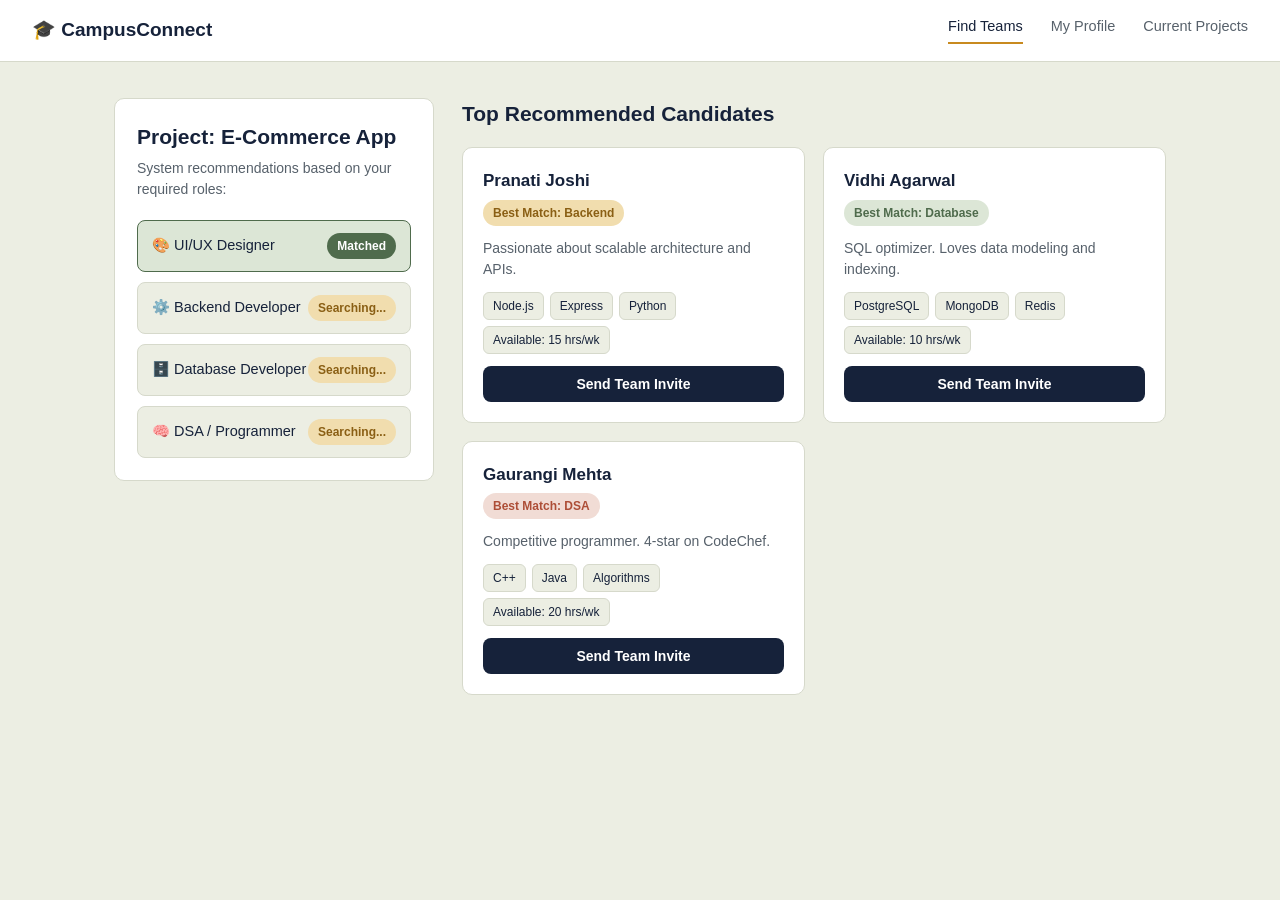
<file: index.html>
<!DOCTYPE html>
<html lang="en">
<head>
  <meta charset="UTF-8">
  <meta name="viewport" content="width=device-width, initial-scale=1.0">
  <title>Campus Connect - Smart Team Builder</title>
  <link rel="stylesheet" href="style.css">
</head>
<body>

  <!-- Navbar -->
  <nav class="navbar">
    <div class="logo">🎓 CampusConnect</div>
    <div class="nav-links">
      <a href="#" class="active">Find Teams</a>
      <a href="#">My Profile</a>
      <a href="#">Current Projects</a>
    </div>
  </nav>

  <!-- Main Container -->
  <main class="dashboard">
    
    <!-- Left Column: Your Project Requirements -->
    <section class="project-requirements">
      <h2>Project: E-Commerce App</h2>
      <p class="subtitle">System recommendations based on your required roles:</p>
      
      <div class="role-status-list">
        <div class="role-status filled">
          <span>🎨 UI/UX Designer</span>
          <span class="status-badge filled">Matched</span>
        </div>
        <div class="role-status pending">
          <span>⚙️ Backend Developer</span>
          <span class="status-badge look">Searching...</span>
        </div>
        <div class="role-status pending">
          <span>🗄️ Database Developer</span>
          <span class="status-badge look">Searching...</span>
        </div>
        <div class="role-status pending">
          <span>🧠 DSA / Programmer</span>
          <span class="status-badge look">Searching...</span>
        </div>
      </div>
    </section>

    <!-- Right Column: Recommended Matches -->
    <section class="recommendations">
      <h2>Top Recommended Candidates</h2>
      
      <div class="student-grid">
        
        <!-- Student 1: Backend Match -->
        <div class="student-card">
          <div class="card-header">
            <h3>Pranati Joshi</h3>
            <span class="role-tag backend">Best Match: Backend</span>
          </div>
          <p class="bio">Passionate about scalable architecture and APIs.</p>
          <div class="skills">
            <span>Node.js</span>
            <span>Express</span>
            <span>Python</span>
            <span>Available: 15 hrs/wk</span>
          </div>
          <button type="button" class="invite-btn">Send Team Invite</button>
        </div>

        <!-- Student 2: Database Match -->
        <div class="student-card">
          <div class="card-header">
            <h3>Vidhi Agarwal</h3>
            <span class="role-tag database">Best Match: Database</span>
          </div>
          <p class="bio">SQL optimizer. Loves data modeling and indexing.</p>
          <div class="skills">
            <span>PostgreSQL</span>
            <span>MongoDB</span>
            <span>Redis</span>
            <span>Available: 10 hrs/wk</span>
          </div>
          <button type="button" class="invite-btn">Send Team Invite</button>
        </div>

        <!-- Student 3: DSA Match -->
        <div class="student-card">
          <div class="card-header">
            <h3>Gaurangi Mehta</h3>
            <span class="role-tag dsa">Best Match: DSA</span>
          </div>
          <p class="bio">Competitive programmer. 4-star on CodeChef.</p>
          <div class="skills">
            <span>C++</span>
            <span>Java</span>
            <span>Algorithms</span>
            <span>Available: 20 hrs/wk</span>
          </div>
          <button type="button" class="invite-btn">Send Team Invite</button>
        </div>

      </div>
    </section>

  </main>

</body>
</html>
</file>
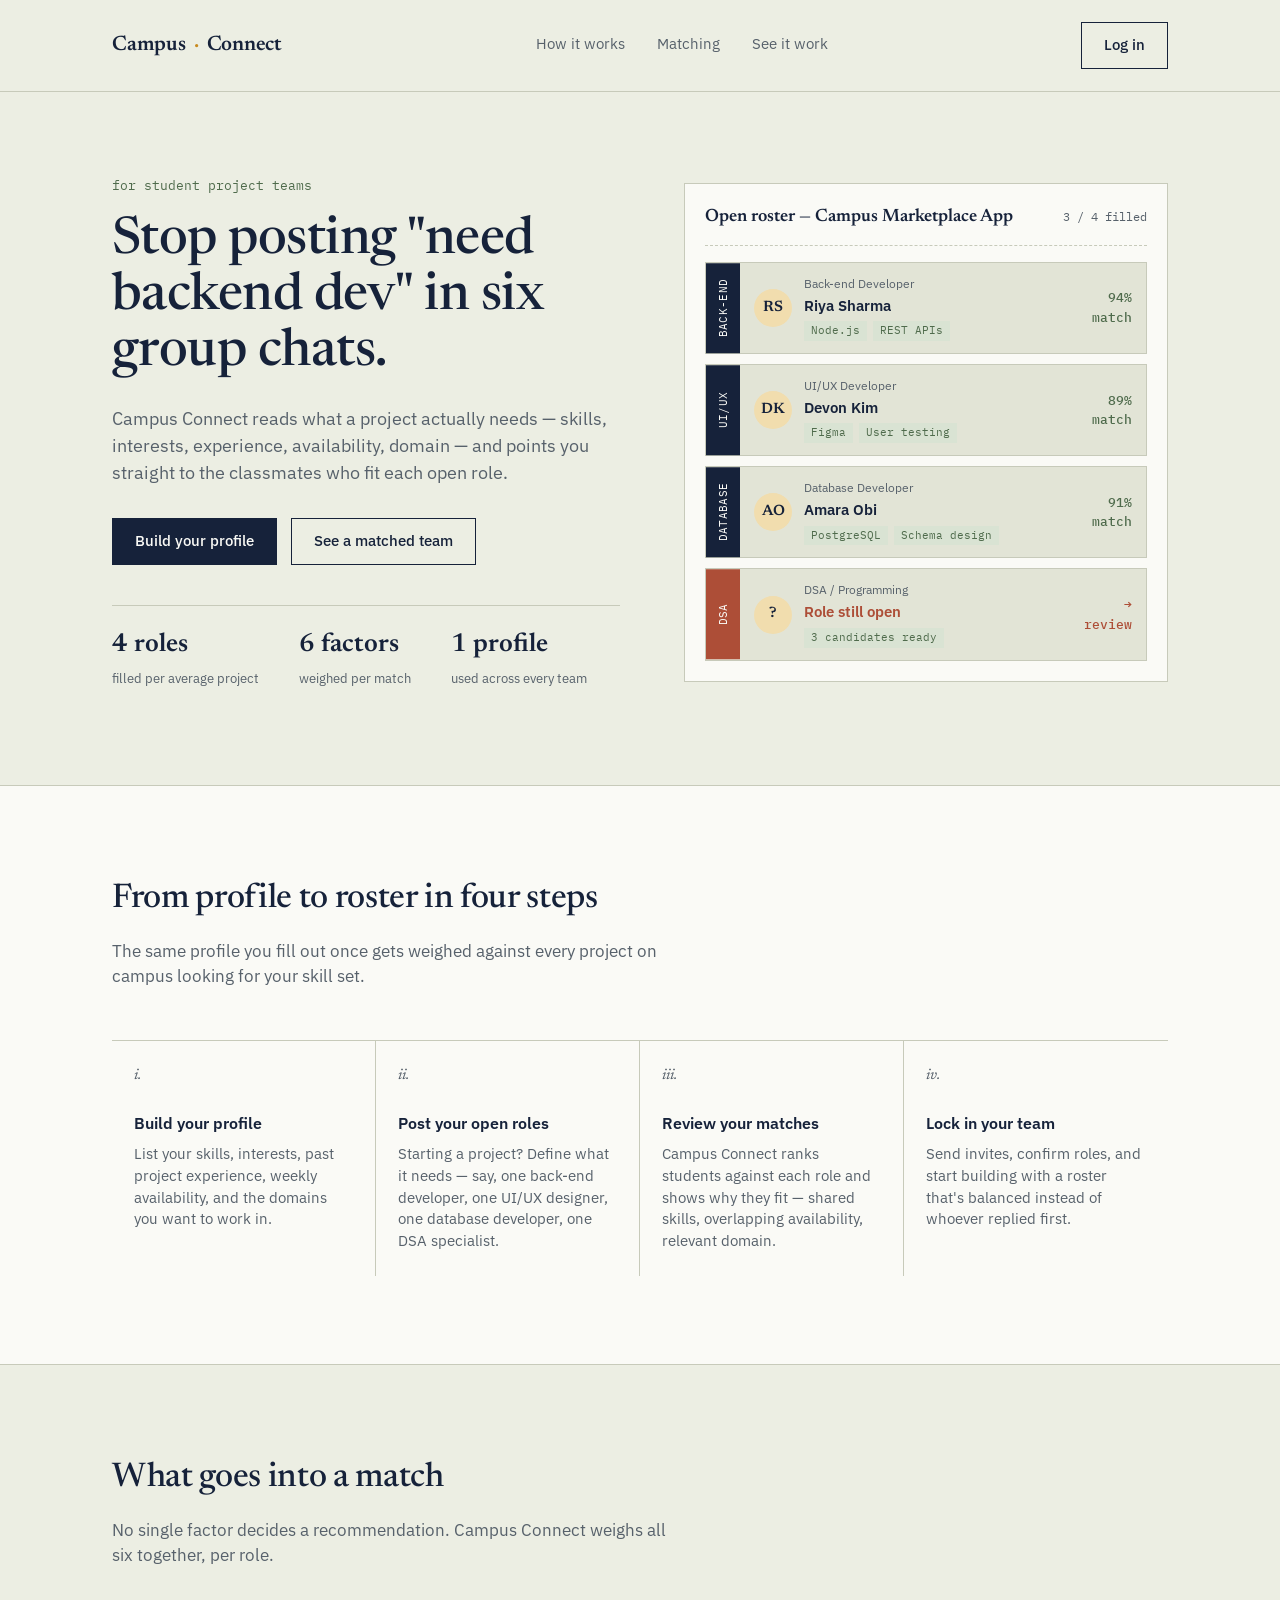
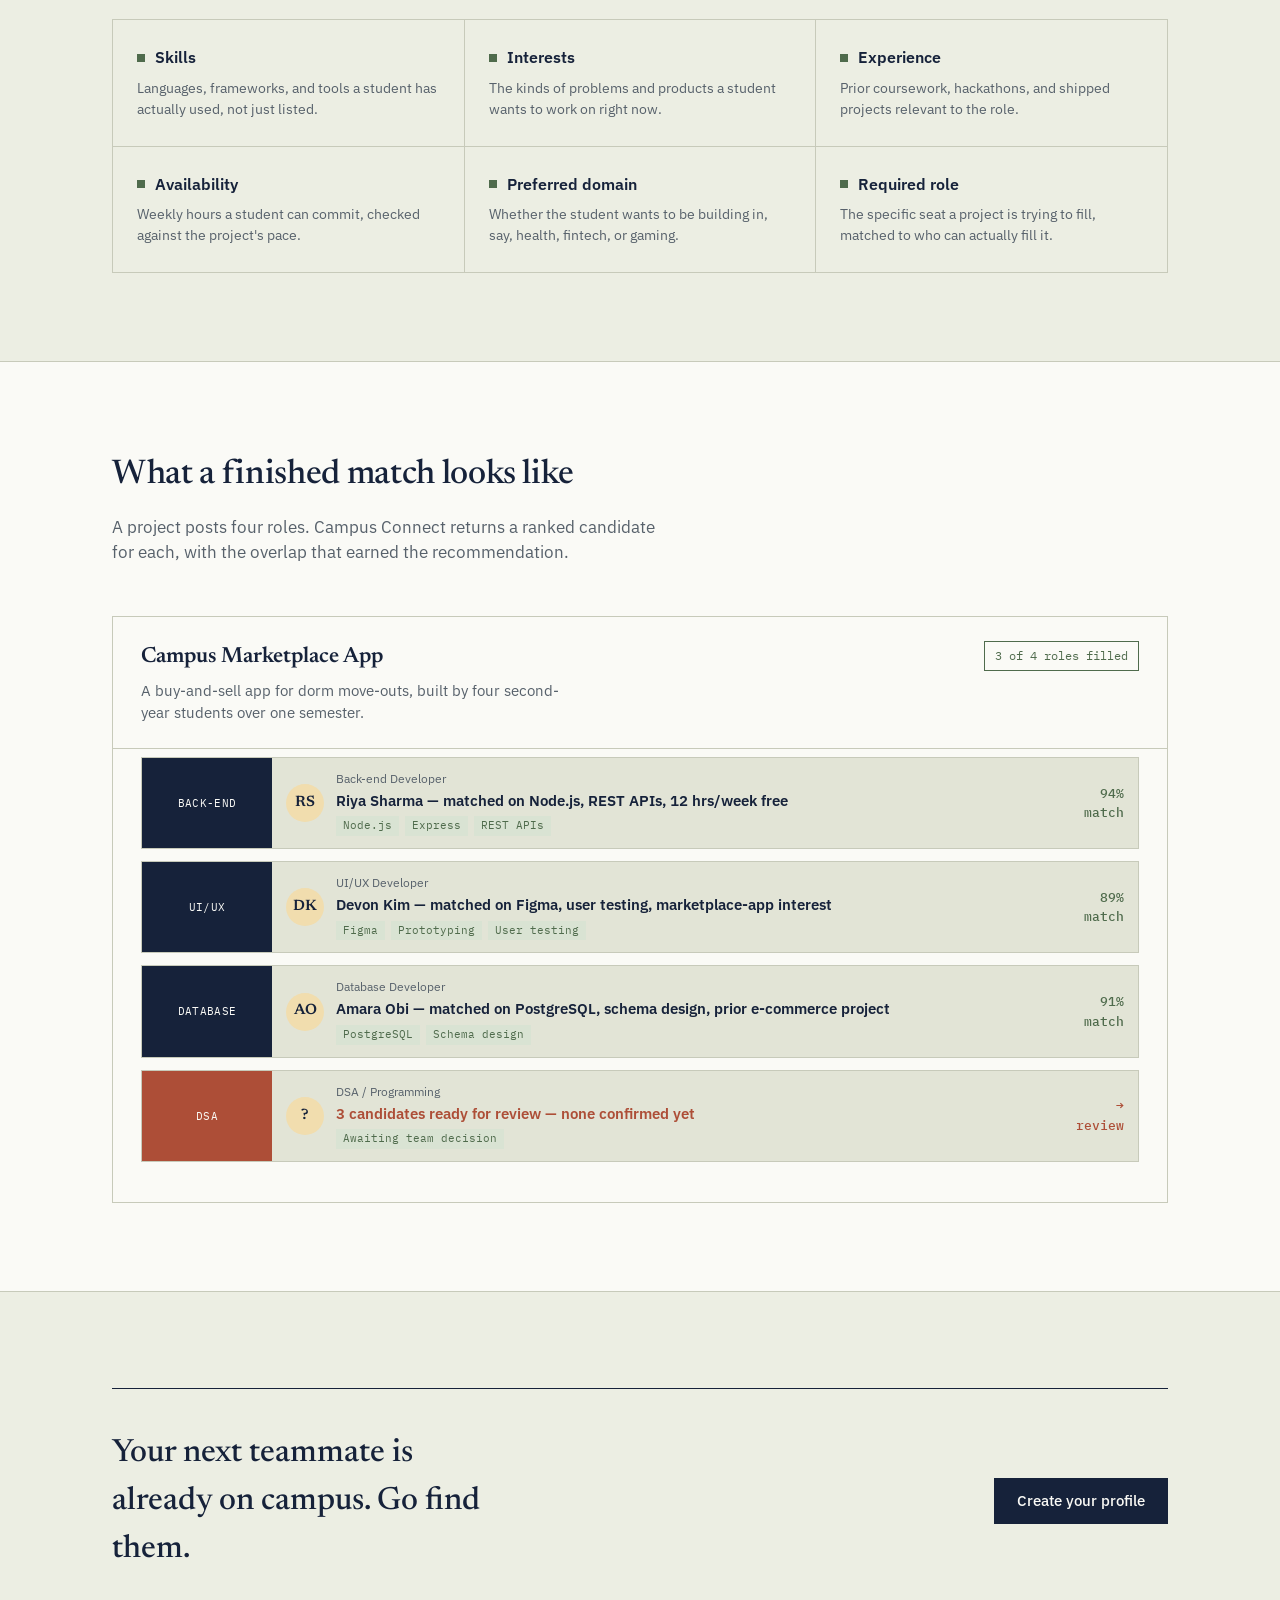
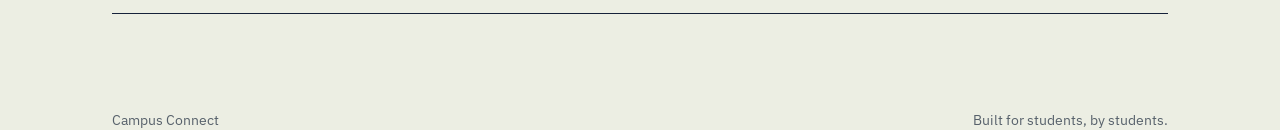
<file: index2.html>
<!DOCTYPE html>
<html lang="en">
<head>
<meta charset="UTF-8">
<meta name="viewport" content="width=device-width, initial-scale=1.0">
<title>Campus Connect — Find the team, not just the group chat</title>
<link rel="preconnect" href="https://fonts.googleapis.com">
<link href="https://fonts.googleapis.com/css2?family=Newsreader:ital,opsz,wght@0,6..72,400;0,6..72,500;0,6..72,600;1,6..72,500&family=IBM+Plex+Sans:wght@400;500;600&family=IBM+Plex+Mono:wght@500&display=swap" rel="stylesheet">
<style>

  :root{
    --ink: #16223A;
    --paper: #ECEEE3;
    --card: #E2E4D6;
    --card-line: #C7CABA;
    --amber: #C88A1F;
    --amber-soft: #F1DDAE;
    --sage: #4F6B4C;
    --sage-soft: #D9E3D3;
    --rust: #AD4E37;
    --rust-soft: #EAD3CB;
    --slate: #57616B;
    --white: #FAFAF6;
    --serif: 'Newsreader', serif;
    --sans: 'IBM Plex Sans', sans-serif;
    --mono: 'IBM Plex Mono', monospace;
  }

  *{ box-sizing: border-box; }

  html{ scroll-behavior: smooth; }

  body{
    margin: 0;
    background: var(--paper);
    color: var(--ink);
    font-family: var(--sans);
    line-height: 1.5;
    -webkit-font-smoothing: antialiased;
  }

  a{ color: inherit; }

  img, svg{ display: block; max-width: 100%; }

  .wrap{
    max-width: 1120px;
    margin: 0 auto;
    padding: 0 32px;
  }

  /* ---------- Header ---------- */

  header.site{
    border-bottom: 1px solid var(--card-line);
  }

  .site-bar{
    display: flex;
    align-items: center;
    justify-content: space-between;
    padding: 22px 32px;
    max-width: 1120px;
    margin: 0 auto;
  }

  .logo{
    display: flex;
    align-items: baseline;
    gap: 8px;
    font-family: var(--serif);
    font-size: 21px;
    font-weight: 600;
    letter-spacing: -0.01em;
  }

  .logo .dot{
    color: var(--amber);
  }

  nav.site-nav{
    display: flex;
    gap: 32px;
    font-size: 15px;
    color: var(--slate);
  }

  nav.site-nav a{
    text-decoration: none;
    border-bottom: 1px solid transparent;
    padding-bottom: 2px;
    transition: border-color .15s ease, color .15s ease;
  }

  nav.site-nav a:hover, nav.site-nav a:focus-visible{
    color: var(--ink);
    border-bottom-color: var(--amber);
  }

  .btn{
    display: inline-block;
    font-family: var(--sans);
    font-size: 15px;
    font-weight: 500;
    text-decoration: none;
    padding: 11px 22px;
    border: 1px solid var(--ink);
    color: var(--ink);
    background: transparent;
    cursor: pointer;
    transition: background .15s ease, color .15s ease, transform .1s ease;
  }

  .btn:hover, .btn:focus-visible{
    background: var(--ink);
    color: var(--white);
  }

  .btn:active{ transform: translateY(1px); }

  .btn.primary{
    background: var(--ink);
    color: var(--white);
  }

  .btn.primary:hover, .btn.primary:focus-visible{
    background: var(--amber);
    border-color: var(--amber);
    color: var(--ink);
  }

  :focus-visible{
    outline: 2px solid var(--amber);
    outline-offset: 2px;
  }

  /* ---------- Hero ---------- */

  .hero{
    padding: 84px 0 96px;
  }

  .hero-grid{
    display: grid;
    grid-template-columns: 1.05fr 1fr;
    gap: 64px;
    align-items: center;
  }

  .hero-eyebrow{
    font-family: var(--mono);
    font-size: 13px;
    color: var(--sage);
    margin: 0 0 18px;
  }

  h1{
    font-family: var(--serif);
    font-size: 52px;
    line-height: 1.08;
    font-weight: 500;
    letter-spacing: -0.01em;
    margin: 0 0 24px;
  }

  h1 em{
    font-style: italic;
    color: var(--sage);
  }

  .hero p.lede{
    font-size: 18px;
    color: var(--slate);
    max-width: 46ch;
    margin: 0 0 32px;
  }

  .hero-actions{
    display: flex;
    gap: 14px;
    margin-bottom: 40px;
  }

  .hero-stats{
    display: flex;
    gap: 40px;
    border-top: 1px solid var(--card-line);
    padding-top: 20px;
  }

  .hero-stats div strong{
    display: block;
    font-family: var(--serif);
    font-size: 26px;
    font-weight: 600;
  }

  .hero-stats div span{
    font-size: 13px;
    color: var(--slate);
  }

  /* ---------- Roster board (hero visual) ---------- */

  .roster-board{
    background: var(--white);
    border: 1px solid var(--card-line);
    padding: 20px;
  }

  .roster-board-head{
    display: flex;
    justify-content: space-between;
    align-items: baseline;
    margin-bottom: 16px;
    padding-bottom: 14px;
    border-bottom: 1px dashed var(--card-line);
  }

  .roster-board-head h2{
    font-family: var(--serif);
    font-size: 18px;
    font-weight: 600;
    margin: 0;
  }

  .roster-board-head span{
    font-family: var(--mono);
    font-size: 12px;
    color: var(--slate);
  }

  .slot{
    display: grid;
    grid-template-columns: 34px 1fr;
    border: 1px solid var(--card-line);
    margin-bottom: 10px;
    background: var(--card);
  }

  .slot:last-child{ margin-bottom: 0; }

  .slot-tab{
    background: var(--ink);
    color: var(--white);
    writing-mode: vertical-rl;
    text-orientation: mixed;
    transform: rotate(180deg);
    font-family: var(--mono);
    font-size: 11px;
    letter-spacing: 0.03em;
    display: flex;
    align-items: center;
    justify-content: center;
    padding: 8px 0;
  }

  .slot.open .slot-tab{ background: var(--rust); }

  .slot-body{
    display: flex;
    align-items: center;
    gap: 12px;
    padding: 12px 14px;
  }

  .avatar{
    width: 38px;
    height: 38px;
    border-radius: 50%;
    background: var(--amber-soft);
    color: var(--ink);
    display: flex;
    align-items: center;
    justify-content: center;
    font-family: var(--serif);
    font-weight: 600;
    font-size: 15px;
    flex-shrink: 0;
  }

  .slot-info{ flex: 1; min-width: 0; }

  .slot-info .role{
    font-size: 12px;
    color: var(--slate);
    margin: 0 0 2px;
  }

  .slot-info .name{
    font-weight: 600;
    font-size: 15px;
    margin: 0 0 4px;
  }

  .chips{
    display: flex;
    gap: 6px;
    flex-wrap: wrap;
  }

  .chip{
    font-family: var(--mono);
    font-size: 10.5px;
    background: var(--sage-soft);
    color: var(--sage);
    padding: 2px 7px;
  }

  .match{
    font-family: var(--mono);
    font-size: 13px;
    font-weight: 500;
    color: var(--sage);
    flex-shrink: 0;
    text-align: right;
  }

  .slot.open .slot-info .name{ color: var(--rust); }
  .slot.open .match{ color: var(--rust); }

  /* ---------- Section scaffolding ---------- */

  section{ padding: 88px 0; }

  section.alt{ background: var(--white); border-top: 1px solid var(--card-line); border-bottom: 1px solid var(--card-line); }

  .section-head{
    max-width: 56ch;
    margin-bottom: 52px;
  }

  .section-head h2{
    font-family: var(--serif);
    font-size: 34px;
    font-weight: 500;
    margin: 0 0 14px;
    letter-spacing: -0.01em;
  }

  .section-head p{
    color: var(--slate);
    font-size: 16.5px;
    margin: 0;
  }

  /* ---------- How it works ---------- */

  .steps{
    display: grid;
    grid-template-columns: repeat(4, 1fr);
    gap: 0;
    border-top: 1px solid var(--card-line);
  }

  .step{
    padding: 24px 22px 0;
    border-right: 1px solid var(--card-line);
  }

  .step:last-child{ border-right: none; }

  .step-num{
    font-family: var(--serif);
    font-style: italic;
    font-size: 30px;
    color: var(--amber);
    margin: 0 0 14px;
  }

  .step h3{
    font-size: 16px;
    font-weight: 600;
    margin: 0 0 8px;
  }

  .step p{
    font-size: 14.5px;
    color: var(--slate);
    margin: 0;
    padding-bottom: 24px;
  }

  /* ---------- Matching factors ---------- */

  .factor-grid{
    display: grid;
    grid-template-columns: repeat(3, 1fr);
    gap: 1px;
    background: var(--card-line);
    border: 1px solid var(--card-line);
  }

  .factor{
    background: var(--paper);
    padding: 26px 24px;
  }

  .factor h3{
    font-size: 15.5px;
    font-weight: 600;
    margin: 0 0 8px;
    display: flex;
    align-items: center;
    gap: 10px;
  }

  .factor h3 .mark{
    width: 8px;
    height: 8px;
    background: var(--sage);
    flex-shrink: 0;
  }

  .factor p{
    font-size: 14px;
    color: var(--slate);
    margin: 0;
  }

  /* ---------- Example team ---------- */

  .team-card{
    border: 1px solid var(--card-line);
    background: var(--white);
  }

  .team-card-head{
    display: flex;
    justify-content: space-between;
    align-items: flex-start;
    padding: 24px 28px;
    border-bottom: 1px solid var(--card-line);
    gap: 20px;
    flex-wrap: wrap;
  }

  .team-card-head h3{
    font-family: var(--serif);
    font-size: 22px;
    font-weight: 600;
    margin: 0 0 6px;
  }

  .team-card-head p{
    color: var(--slate);
    font-size: 14.5px;
    margin: 0;
    max-width: 48ch;
  }

  .team-status{
    font-family: var(--mono);
    font-size: 12px;
    color: var(--sage);
    border: 1px solid var(--sage);
    padding: 5px 10px;
    white-space: nowrap;
  }

  .roster-full{
    padding: 8px 28px 28px;
  }

  .roster-full .slot{
    grid-template-columns: 130px 1fr;
    margin-bottom: 12px;
  }

  .roster-full .slot-tab{
    writing-mode: horizontal-tb;
    transform: none;
    padding: 12px 8px;
    text-align: center;
  }

  /* ---------- CTA ---------- */

  .cta{
    text-align: left;
    padding: 96px 0;
  }

  .cta-inner{
    display: flex;
    justify-content: space-between;
    align-items: center;
    border-top: 1px solid var(--ink);
    border-bottom: 1px solid var(--ink);
    padding: 40px 0;
    gap: 32px;
    flex-wrap: wrap;
  }

  .cta h2{
    font-family: var(--serif);
    font-size: 32px;
    font-weight: 500;
    margin: 0;
    max-width: 20ch;
  }

  /* ---------- Footer ---------- */

  footer{
    padding: 32px 0 48px;
    font-size: 13.5px;
    color: var(--slate);
    display: flex;
    justify-content: space-between;
  }

  /* ---------- Responsive ---------- */

  @media (max-width: 860px){
    .hero-grid{ grid-template-columns: 1fr; gap: 48px; }
    h1{ font-size: 40px; }
    .steps{ grid-template-columns: 1fr 1fr; }
    .step{ border-right: none; border-bottom: 1px solid var(--card-line); padding-bottom: 20px; }
    .factor-grid{ grid-template-columns: 1fr; }
    nav.site-nav{ display: none; }
    .cta-inner{ flex-direction: column; align-items: flex-start; }
  }

  @media (max-width: 520px){
    .wrap, .site-bar{ padding-left: 20px; padding-right: 20px; }
    h1{ font-size: 32px; }
    .hero-stats{ flex-wrap: wrap; row-gap: 16px; }
    .steps{ grid-template-columns: 1fr; }
    .roster-full .slot{ grid-template-columns: 1fr; }
    .roster-full .slot-tab{ padding: 8px; }
  }

  @media (prefers-reduced-motion: reduce){
    html{ scroll-behavior: auto; }
    *{ transition: none !important; }
  }

</style>
</head>
<body>

<header class="site">
  <div class="site-bar">
    <div class="logo">Campus<span class="dot">·</span>Connect</div>
    <nav class="site-nav">
      <a href="#how">How it works</a>
      <a href="#factors">Matching</a>
      <a href="#example">See it work</a>
    </nav>
    <a href="#" class="btn">Log in</a>
  </div>
</header>

<main>

  <section class="hero">
    <div class="wrap hero-grid">
      <div>
        <p class="hero-eyebrow">for student project teams</p>
        <h1>Stop posting "need backend dev" in six group chats.</h1>
        <p class="lede">Campus Connect reads what a project actually needs — skills, interests, experience, availability, domain — and points you straight to the classmates who fit each open role.</p>
        <div class="hero-actions">
          <a href="#" class="btn primary">Build your profile</a>
          <a href="#example" class="btn">See a matched team</a>
        </div>
        <div class="hero-stats">
          <div><strong>4 roles</strong><span>filled per average project</span></div>
          <div><strong>6 factors</strong><span>weighed per match</span></div>
          <div><strong>1 profile</strong><span>used across every team</span></div>
        </div>
      </div>

      <div class="roster-board">
        <div class="roster-board-head">
          <h2>Open roster — Campus Marketplace App</h2>
          <span>3 / 4 filled</span>
        </div>

        <div class="slot">
          <div class="slot-tab">BACK-END</div>
          <div class="slot-body">
            <div class="avatar">RS</div>
            <div class="slot-info">
              <p class="role">Back-end Developer</p>
              <p class="name">Riya Sharma</p>
              <div class="chips"><span class="chip">Node.js</span><span class="chip">REST APIs</span></div>
            </div>
            <div class="match">94%<br>match</div>
          </div>
        </div>

        <div class="slot">
          <div class="slot-tab">UI/UX</div>
          <div class="slot-body">
            <div class="avatar">DK</div>
            <div class="slot-info">
              <p class="role">UI/UX Developer</p>
              <p class="name">Devon Kim</p>
              <div class="chips"><span class="chip">Figma</span><span class="chip">User testing</span></div>
            </div>
            <div class="match">89%<br>match</div>
          </div>
        </div>

        <div class="slot">
          <div class="slot-tab">DATABASE</div>
          <div class="slot-body">
            <div class="avatar">AO</div>
            <div class="slot-info">
              <p class="role">Database Developer</p>
              <p class="name">Amara Obi</p>
              <div class="chips"><span class="chip">PostgreSQL</span><span class="chip">Schema design</span></div>
            </div>
            <div class="match">91%<br>match</div>
          </div>
        </div>

        <div class="slot open">
          <div class="slot-tab">DSA</div>
          <div class="slot-body">
            <div class="avatar">?</div>
            <div class="slot-info">
              <p class="role">DSA / Programming</p>
              <p class="name">Role still open</p>
              <div class="chips"><span class="chip">3 candidates ready</span></div>
            </div>
            <div class="match">→<br>review</div>
          </div>
        </div>
      </div>
    </div>
  </section>

  <section id="how" class="alt">
    <div class="wrap">
      <div class="section-head">
        <h2>From profile to roster in four steps</h2>
        <p>The same profile you fill out once gets weighed against every project on campus looking for your skill set.</p>
      </div>

      <div class="steps">
        <div class="step">
          <p class="step-num">i.</p>
          <h3>Build your profile</h3>
          <p>List your skills, interests, past project experience, weekly availability, and the domains you want to work in.</p>
        </div>
        <div class="step">
          <p class="step-num">ii.</p>
          <h3>Post your open roles</h3>
          <p>Starting a project? Define what it needs — say, one back-end developer, one UI/UX designer, one database developer, one DSA specialist.</p>
        </div>
        <div class="step">
          <p class="step-num">iii.</p>
          <h3>Review your matches</h3>
          <p>Campus Connect ranks students against each role and shows why they fit — shared skills, overlapping availability, relevant domain.</p>
        </div>
        <div class="step">
          <p class="step-num">iv.</p>
          <h3>Lock in your team</h3>
          <p>Send invites, confirm roles, and start building with a roster that's balanced instead of whoever replied first.</p>
        </div>
      </div>
    </div>
  </section>

  <section id="factors">
    <div class="wrap">
      <div class="section-head">
        <h2>What goes into a match</h2>
        <p>No single factor decides a recommendation. Campus Connect weighs all six together, per role.</p>
      </div>

      <div class="factor-grid">
        <div class="factor">
          <h3><span class="mark"></span>Skills</h3>
          <p>Languages, frameworks, and tools a student has actually used, not just listed.</p>
        </div>
        <div class="factor">
          <h3><span class="mark"></span>Interests</h3>
          <p>The kinds of problems and products a student wants to work on right now.</p>
        </div>
        <div class="factor">
          <h3><span class="mark"></span>Experience</h3>
          <p>Prior coursework, hackathons, and shipped projects relevant to the role.</p>
        </div>
        <div class="factor">
          <h3><span class="mark"></span>Availability</h3>
          <p>Weekly hours a student can commit, checked against the project's pace.</p>
        </div>
        <div class="factor">
          <h3><span class="mark"></span>Preferred domain</h3>
          <p>Whether the student wants to be building in, say, health, fintech, or gaming.</p>
        </div>
        <div class="factor">
          <h3><span class="mark"></span>Required role</h3>
          <p>The specific seat a project is trying to fill, matched to who can actually fill it.</p>
        </div>
      </div>
    </div>
  </section>

  <section id="example" class="alt">
    <div class="wrap">
      <div class="section-head">
        <h2>What a finished match looks like</h2>
        <p>A project posts four roles. Campus Connect returns a ranked candidate for each, with the overlap that earned the recommendation.</p>
      </div>

      <div class="team-card">
        <div class="team-card-head">
          <div>
            <h3>Campus Marketplace App</h3>
            <p>A buy-and-sell app for dorm move-outs, built by four second-year students over one semester.</p>
          </div>
          <span class="team-status">3 of 4 roles filled</span>
        </div>

        <div class="roster-full">
          <div class="slot">
            <div class="slot-tab">BACK-END</div>
            <div class="slot-body">
              <div class="avatar">RS</div>
              <div class="slot-info">
                <p class="role">Back-end Developer</p>
                <p class="name">Riya Sharma — matched on Node.js, REST APIs, 12 hrs/week free</p>
                <div class="chips"><span class="chip">Node.js</span><span class="chip">Express</span><span class="chip">REST APIs</span></div>
              </div>
              <div class="match">94%<br>match</div>
            </div>
          </div>

          <div class="slot">
            <div class="slot-tab">UI/UX</div>
            <div class="slot-body">
              <div class="avatar">DK</div>
              <div class="slot-info">
                <p class="role">UI/UX Developer</p>
                <p class="name">Devon Kim — matched on Figma, user testing, marketplace-app interest</p>
                <div class="chips"><span class="chip">Figma</span><span class="chip">Prototyping</span><span class="chip">User testing</span></div>
              </div>
              <div class="match">89%<br>match</div>
            </div>
          </div>

          <div class="slot">
            <div class="slot-tab">DATABASE</div>
            <div class="slot-body">
              <div class="avatar">AO</div>
              <div class="slot-info">
                <p class="role">Database Developer</p>
                <p class="name">Amara Obi — matched on PostgreSQL, schema design, prior e-commerce project</p>
                <div class="chips"><span class="chip">PostgreSQL</span><span class="chip">Schema design</span></div>
              </div>
              <div class="match">91%<br>match</div>
            </div>
          </div>

          <div class="slot open">
            <div class="slot-tab">DSA</div>
            <div class="slot-body">
              <div class="avatar">?</div>
              <div class="slot-info">
                <p class="role">DSA / Programming</p>
                <p class="name">3 candidates ready for review — none confirmed yet</p>
                <div class="chips"><span class="chip">Awaiting team decision</span></div>
              </div>
              <div class="match">→<br>review</div>
            </div>
          </div>
        </div>
      </div>
    </div>
  </section>

  <section class="cta">
    <div class="wrap">
      <div class="cta-inner">
        <h2>Your next teammate is already on campus. Go find them.</h2>
        <a href="#" class="btn primary">Create your profile</a>
      </div>
    </div>
  </section>

</main>

<footer class="wrap">
  <span>Campus Connect</span>
  <span>Built for students, by students.</span>
</footer>

</body>
</html>
</file>
<file: style.css>
/* Campus Connect — dashboard prototype styles */

:root{
  --ink: #16223A;
  --paper: #ECEEE3;
  --card: #FFFFFF;
  --line: #D6D9CB;
  --slate: #57616B;
  --amber: #C88A1F;
  --amber-soft: #F1DDAE;
  --sage: #4F6B4C;
  --sage-soft: #DCE6D6;
  --rust: #AD4E37;
  --rust-soft: #F1DCD5;
}

*{ box-sizing: border-box; }

body{
  margin: 0;
  background: var(--paper);
  color: var(--ink);
  font-family: -apple-system, BlinkMacSystemFont, "Segoe UI", Roboto, sans-serif;
  line-height: 1.5;
}

/* ---------- Navbar ---------- */

.navbar{
  display: flex;
  justify-content: space-between;
  align-items: center;
  padding: 16px 32px;
  background: var(--card);
  border-bottom: 1px solid var(--line);
}

.logo{
  font-size: 19px;
  font-weight: 700;
}

.nav-links{
  display: flex;
  gap: 28px;
}

.nav-links a{
  color: var(--slate);
  text-decoration: none;
  font-size: 14.5px;
  font-weight: 500;
  padding-bottom: 4px;
  border-bottom: 2px solid transparent;
}

.nav-links a.active{
  color: var(--ink);
  border-bottom-color: var(--amber);
}

.nav-links a:hover{
  color: var(--ink);
}

/* ---------- Dashboard layout ---------- */

.dashboard{
  max-width: 1100px;
  margin: 0 auto;
  padding: 36px 24px 64px;
  display: grid;
  grid-template-columns: 320px 1fr;
  gap: 28px;
  align-items: start;
}

.dashboard h2{
  font-size: 21px;
  margin: 0 0 6px;
}

.subtitle{
  color: var(--slate);
  font-size: 14px;
  margin: 0 0 20px;
}

/* ---------- Left: project requirements ---------- */

.project-requirements{
  background: var(--card);
  border: 1px solid var(--line);
  border-radius: 10px;
  padding: 22px;
  position: sticky;
  top: 20px;
}

.role-status-list{
  display: flex;
  flex-direction: column;
  gap: 10px;
}

.role-status{
  display: flex;
  justify-content: space-between;
  align-items: center;
  padding: 12px 14px;
  border-radius: 8px;
  border: 1px solid var(--line);
  font-size: 14.5px;
}

.role-status.filled{
  background: var(--sage-soft);
  border-color: var(--sage);
}

.role-status.pending{
  background: var(--paper);
}

.status-badge{
  font-size: 12px;
  font-weight: 600;
  padding: 4px 10px;
  border-radius: 20px;
}

.status-badge.filled{
  background: var(--sage);
  color: #fff;
}

.status-badge.look{
  background: var(--amber-soft);
  color: #8a5f14;
}

/* ---------- Right: recommendations ---------- */

.recommendations h2{
  margin-bottom: 18px;
}

.student-grid{
  display: grid;
  grid-template-columns: repeat(auto-fit, minmax(230px, 1fr));
  gap: 18px;
}

.student-card{
  background: var(--card);
  border: 1px solid var(--line);
  border-radius: 10px;
  padding: 20px;
  display: flex;
  flex-direction: column;
  gap: 12px;
  transition: box-shadow .15s ease, transform .15s ease;
}

.student-card:hover{
  box-shadow: 0 6px 18px rgba(22, 34, 58, 0.08);
  transform: translateY(-2px);
}

.card-header h3{
  margin: 0 0 6px;
  font-size: 17px;
}

.role-tag{
  display: inline-block;
  font-size: 12px;
  font-weight: 600;
  padding: 4px 10px;
  border-radius: 20px;
}

.role-tag.backend{ background: var(--amber-soft); color: #8a5f14; }
.role-tag.database{ background: var(--sage-soft); color: var(--sage); }
.role-tag.dsa{ background: var(--rust-soft); color: var(--rust); }

.bio{
  font-size: 14px;
  color: var(--slate);
  margin: 0;
}

.skills{
  display: flex;
  flex-wrap: wrap;
  gap: 6px;
}

.skills span{
  font-size: 12px;
  background: var(--paper);
  border: 1px solid var(--line);
  padding: 4px 9px;
  border-radius: 6px;
  color: var(--ink);
}

.invite-btn{
  margin-top: auto;
  padding: 10px;
  border: none;
  border-radius: 8px;
  background: var(--ink);
  color: #fff;
  font-size: 14px;
  font-weight: 600;
  cursor: pointer;
  transition: background .15s ease;
}

.invite-btn:hover{
  background: var(--amber);
  color: var(--ink);
}

/* ---------- Responsive ---------- */

@media (max-width: 760px){
  .dashboard{
    grid-template-columns: 1fr;
  }
  .project-requirements{
    position: static;
  }
  .navbar{
    flex-direction: column;
    gap: 10px;
  }
}
</file>
